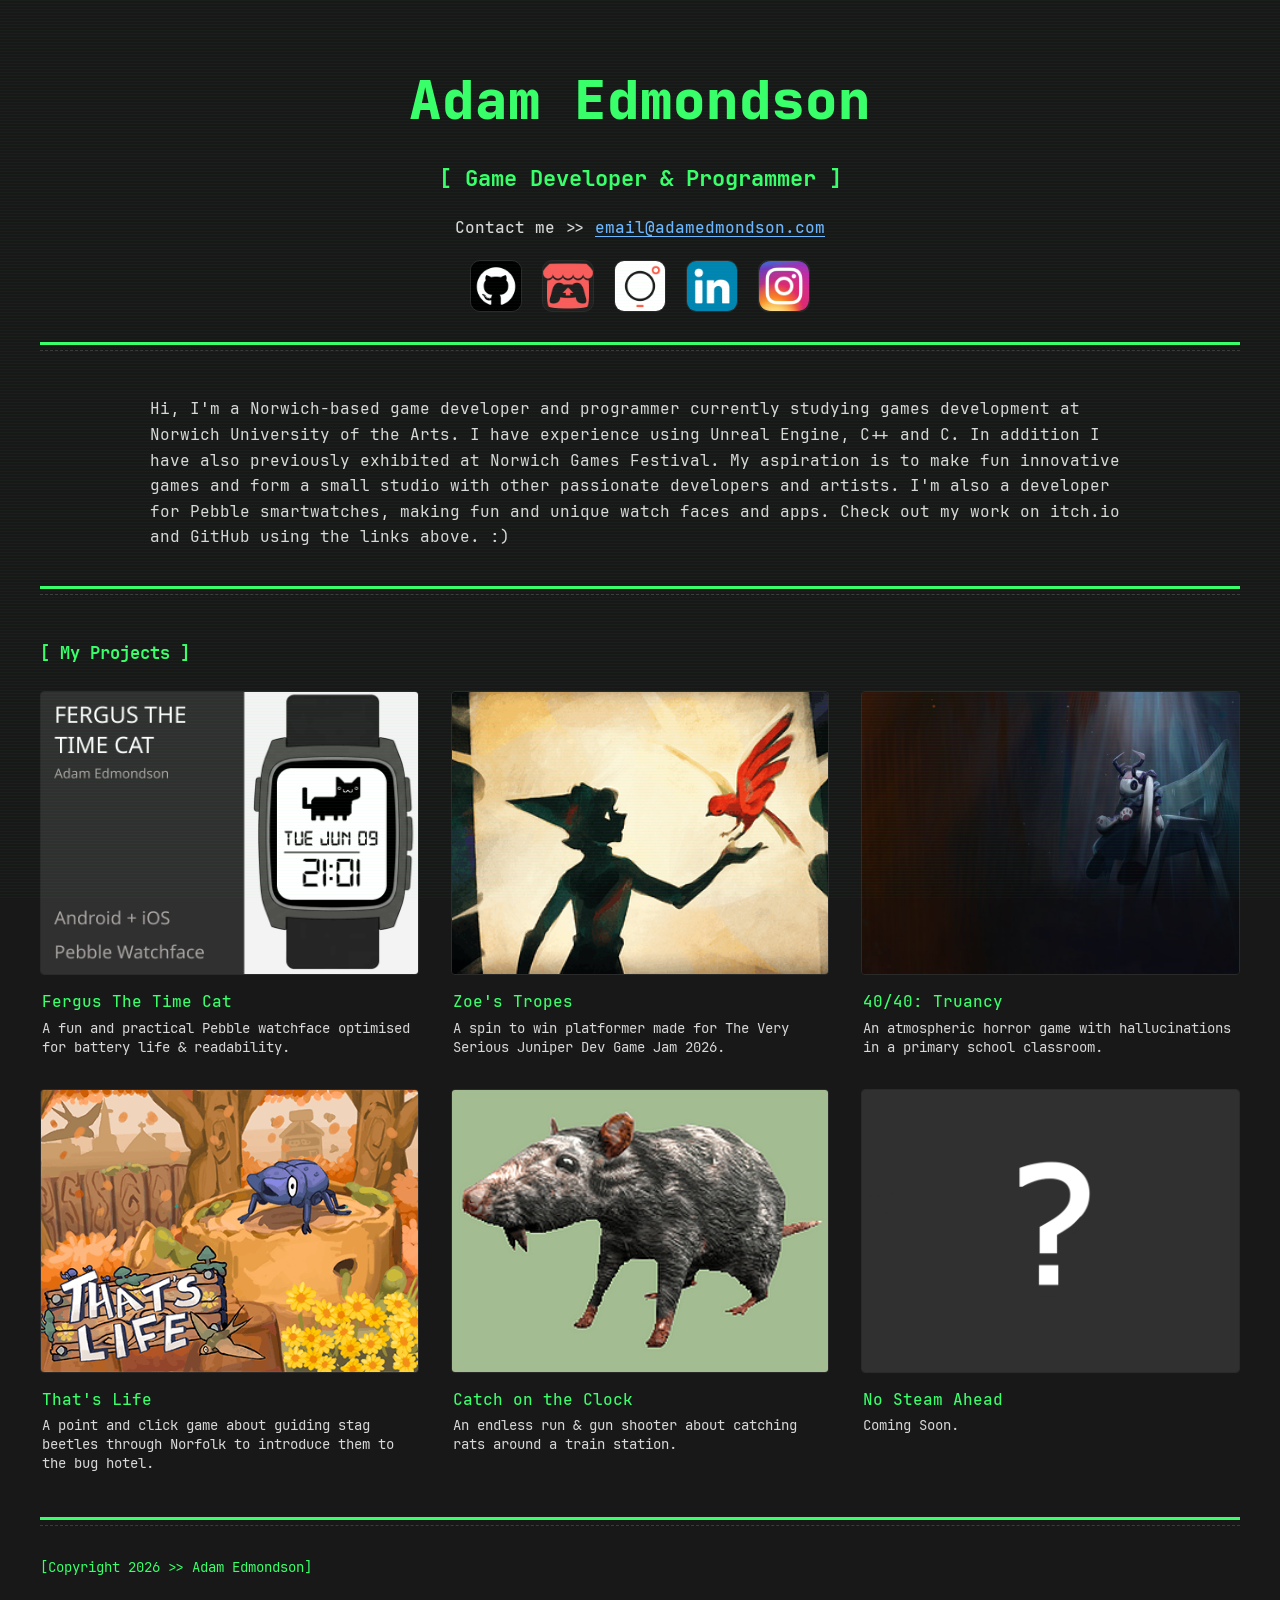
<file: index.html>
<!DOCTYPE html>
<html lang="en">
<head>
<meta charset="UTF-8">
<meta name="viewport" content="width=device-width, initial-scale=1.0">
<title>Adam Edmondson</title>
<meta name="description" content="A Portfolio for Adam Edmondson, Game developer and programmer.">
<link rel="stylesheet" href="css/style.css">
<link rel="icon" type="image/png" href="favicon.png">
</head>
<body>
  <header class="site-header">
    <h1 class="name">Adam Edmondson</h1>
    <h2 class="tagline">[ Game Developer &amp; Programmer ]</h2>
    <p class="contact">Contact me &gt;&gt; <a href="mailto:email@adamedmondson.com">email@adamedmondson.com</a></p>
  </header>

	<section class="socials">
      <div class="socials-row" id="socials-row">
      </div>
    </section>
	
	<div class="divider"></div>

  <main>
    <section class="about">
      <p>
        Hi, I'm a Norwich-based game developer and programmer currently studying games development at
        Norwich University of the Arts. I have experience using Unreal Engine, C++ and C. In addition I have
        also previously exhibited at Norwich Games Festival. My aspiration is to make fun innovative
        games and form a small studio with other passionate developers and artists. I'm also a developer
        for Pebble smartwatches, making fun and unique watch faces and apps. Check out my work on itch.io
        and GitHub using the links above. :)
      </p>
    </section>

    <div class="divider"></div>

    <section class="projects">
      <h3 class="section-label">[ My Projects ]</h3>
      <div class="projects-grid" id="projects-grid">
      </div>
    </section>

    <div class="divider"></div>

  </main>

  <footer class="site-footer">
    <p>[Copyright <span id="year"></span> &gt;&gt; Adam Edmondson]</p>
  </footer>

  <script src="js/projects-data.js"></script>
  <script src="js/socials-data.js"></script>
  <script src="js/script.js"></script>
</body>
</html>
</file>
<file: css/style.css>
@font-face {
  font-family: 'JetBrains Mono';
  src: url('../fonts/JetBrainsMono-Regular.woff2') format('woff2');
  font-weight: 400;
  font-style: normal;
  font-display: swap;
}
@font-face {
  font-family: 'JetBrains Mono';
  src: url('../fonts/JetBrainsMono-Medium.woff2') format('woff2');
  font-weight: 500;
  font-style: normal;
  font-display: swap;
}
@font-face {
  font-family: 'JetBrains Mono';
  src: url('../fonts/JetBrainsMono-Bold.woff2') format('woff2');
  font-weight: 700;
  font-style: normal;
  font-display: swap;
}
@font-face {
  font-family: 'JetBrains Mono';
  src: url('../fonts/JetBrainsMono-ExtraBold.woff2') format('woff2');
  font-weight: 800;
  font-style: normal;
  font-display: swap;
}

:root {
  --bg:        #181818;
  --bg-card:   #1f1f1f;
  --green:     #39ff6a;
  --green-dim: #2bd457;
  --text:      #d8d8d8;
  --text-dim:  #8a8a8a;
  --link:      #6cb6ff;
  --dash:      #3a3a3a;
  --radius:    4px;
  --max-width: 1200px;
  --gap:       32px;
  font-size: 16px;
}

body::before {
  content: "";
  position: fixed;
  inset: 0;
  pointer-events: none;
  z-index: 9999;
  background: repeating-linear-gradient(
    to bottom,
    rgba(57, 255, 106, 0.03),
    rgba(57, 255, 106, 0.03) 1px,
    transparent 1px,
    transparent 3px
  );
}

* { box-sizing: border-box; }

html, body {
  margin: 0;
  padding: 0;
  background: var(--bg);
  color: var(--text);
}

body {
  font-family: 'JetBrains Mono', 'Fira Code', ui-monospace, SFMono-Regular, Menlo, Consolas, monospace;
  line-height: 1.6;
  padding: 0 40px;
}

@media (max-width: 600px) {
  body { padding: 0 18px; }
}

a {
  color: var(--link);
  text-decoration: underline;
  text-underline-offset: 3px;
}
a:hover, a:focus-visible { color: var(--green); }
a:focus-visible { outline: 2px dashed var(--green); outline-offset: 3px; }

main {
  max-width: var(--max-width);
  margin: 0 auto;
}

/*Header*/

.site-header {
  max-width: var(--max-width);
  margin: 0 auto;
  padding-top: 56px;
  text-align: center;
}

.name {
  color: var(--green);
  font-size: clamp(2.2rem, 6vw, 3.4rem);
  font-weight: 800;
  letter-spacing: 1px;
  margin: 0;
}

.tagline {
  color: var(--green);
  font-size: clamp(1.1rem, 2.5vw, 1.4rem);
  font-weight: 700;
  margin: 18px 0 0;
}

.contact {
  margin: 18px 0 20px;
  font-weight: 500;
  color: var(--text);
}

/*Divider*/

.divider {
  max-width: var(--max-width);
  margin: 0 auto;
  height: 18px;
  position: relative;
}

.divider::before {
  content: "";
  position: absolute;
  top: 0;
  left: 0;
  right: 0;
  border-top: 3px solid var(--green);
}

.divider::after {
  content: "";
  position: absolute;
  top: 8px;
  left: 0;
  right: 0;
  border-top: 1px dashed var(--dash);
}

/*About*/

.about {
  padding: 36px 0;
}

.about p {
  margin: 0 auto;
  max-width: 980px;
  color: var(--text);
}

/*Section label*/

.section-label {
  color: var(--green);
  font-size: 1.05rem;
  font-weight: 700;
  margin: 0 0 24px;
}

/*Projects*/

.projects {
  padding: 36px 0 44px;
}

.projects-grid {
  display: grid;
  grid-template-columns: repeat(3, 1fr);
  gap: var(--gap);
}

@media (max-width: 900px) {
  .projects-grid { grid-template-columns: repeat(2, 1fr); }
}

@media (max-width: 600px) {
  .projects-grid { grid-template-columns: 1fr; }
}

.project-card {
  display: block;
  text-decoration: none;
  color: inherit;
}

.project-thumb {
  width: 100%;
  aspect-ratio: 4 / 3;
  border-radius: var(--radius);
  overflow: hidden;
  background: var(--bg-card);
  border: 1px solid #2a2a2a;
}

.project-thumb img {
  width: 100%;
  height: 100%;
  object-fit: cover;
  display: block;
  transition: transform 0.25s ease;
}

.project-card:hover .project-thumb img,
.project-card:focus-visible .project-thumb img {
  transform: scale(1.04);
}

.project-thumb.placeholder {
  display: flex;
  align-items: center;
  justify-content: center;
  color: var(--text-dim);
  font-size: 0.85rem;
  text-align: center;
  padding: 12px;
}

.project-title {
  margin: 14px 2px 0;
  color: var(--green);
  font-weight: 500;
  font-size: 1rem;
}

.project-description {
  margin: 4px 2px 0;
  color: var(--text);
  font-size: 0.85rem;
  line-height: 1.4;
}

.project-card:hover .project-title,
.project-card:focus-visible .project-title {
  text-decoration: underline;
}

/*Links*/

.socials { padding: 0 0 30px; }

.socials-row {
  display: flex;
  justify-content: center;
  gap: 20px;
  flex-wrap: wrap;
}

.social-icon {
  width: 52px;
  height: 52px;
  border-radius: 10px;
  display: flex;
  align-items: center;
  justify-content: center;
  overflow: hidden;
  background: var(--bg-card);
  border: 1px solid #2a2a2a;
  transition: transform 0.15s ease, border-color 0.15s ease;
}

.social-icon:hover, .social-icon:focus-visible {
  transform: translateY(-3px);
  border-color: var(--green);
}

.social-icon img {
  width: 100%;
  height: 100%;
  object-fit: cover;
  display: block;
}

.social-icon.placeholder {
  color: var(--green);
  font-size: 0.85rem;
  font-weight: 700;
  letter-spacing: 0.5px;
}

/*Footer*/

.site-footer {
  max-width: var(--max-width);
  margin: 20px auto 60px;
  color: var(--green);
  font-size: 0.9rem;
}

/*Reduced motion*/

@media (prefers-reduced-motion: reduce) {
  .project-thumb img, .social-icon { transition: none; }
}
</file>
